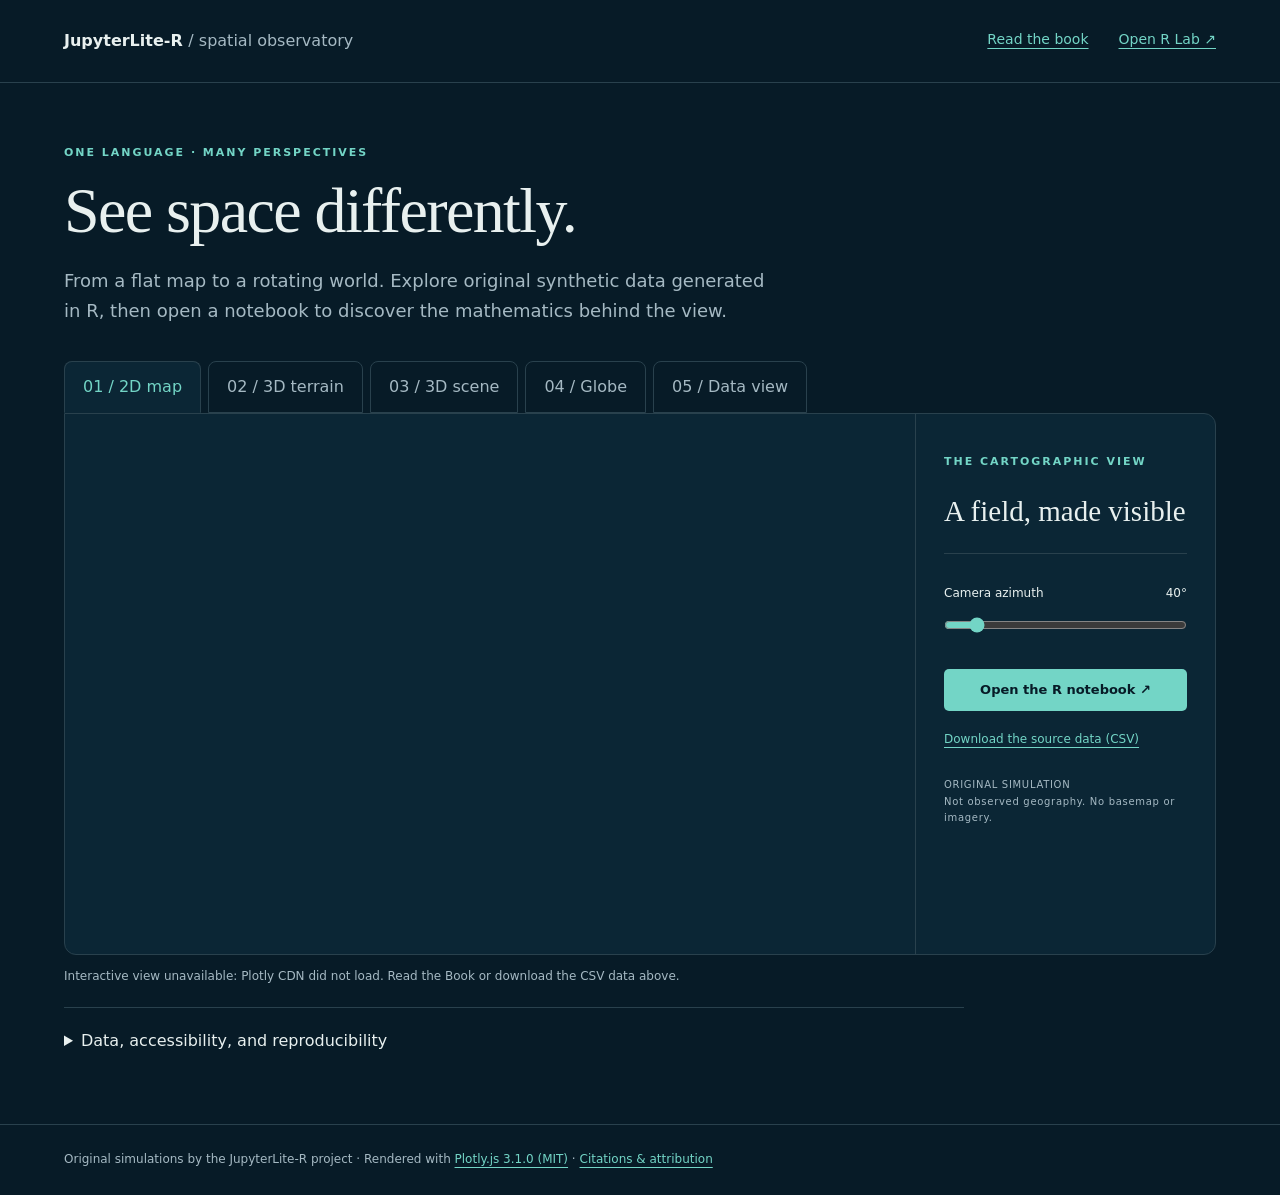
<file: gallery/index.html>
<!doctype html>
<html lang="en">
<head>
  <meta charset="utf-8"><meta name="viewport" content="width=device-width, initial-scale=1">
  <title>Spatial observatory · JupyterLite-R</title>
  <link rel="stylesheet" href="style.css">
  <script defer src="https://cdn.plot.ly/plotly-3.1.0.min.js" crossorigin="anonymous"></script>
  <script defer src="gallery.js"></script>
</head>
<body>
  <header><a class="brand" href="../">JupyterLite-R <span>/ spatial observatory</span></a>
    <nav aria-label="Main"><a href="../book/">Read the book</a><a href="../lite/lab/index.html">Open R Lab ↗</a></nav></header>
  <main>
    <div class="intro"><p class="eyebrow">ONE LANGUAGE · MANY PERSPECTIVES</p>
      <h1>See space differently.</h1>
      <p>From a flat map to a rotating world. Explore original synthetic data generated in R,
        then open a notebook to discover the mathematics behind the view.</p></div>
    <div class="tabs" role="group" aria-label="Choose visualization">
      <button data-view="map" aria-pressed="true">01 / 2D map</button>
      <button data-view="terrain" aria-pressed="false">02 / 3D terrain</button>
      <button data-view="scene" aria-pressed="false">03 / 3D scene</button>
      <button data-view="globe" aria-pressed="false">04 / Globe</button>
      <button data-view="evidence" aria-pressed="false">05 / Data view</button>
    </div>
    <section class="workspace" aria-labelledby="view-title">
      <div id="plot" role="img" aria-label="Interactive spatial visualization. A description and downloadable data are provided alongside."></div>
      <aside><p class="eyebrow" id="view-kind">THE CARTOGRAPHIC VIEW</p><h2 id="view-title">A field, made visible</h2>
        <p id="description"></p><p class="hint" id="interaction"></p>
        <label for="angle" id="angle-label">Camera azimuth <output id="angle-value">40°</output></label>
        <input id="angle" type="range" min="0" max="360" value="40" step="5">
        <a class="action" id="notebook" href="../lite/lab/index.html">Open the R notebook ↗</a>
        <a id="data-link" href="data/terrain.csv" download>Download the source data (CSV)</a>
        <p class="provenance">ORIGINAL SIMULATION<br>Not observed geography. No basemap or imagery.</p>
      </aside>
    </section>
    <p id="status" role="status">Loading the plotting library and original R data…</p>
    <details><summary>Data, accessibility, and reproducibility</summary>
      <p>Plots use numerical CSV exports from the R chapters. Use the camera slider as a keyboard
        alternative to dragging a 3D view. The full data and numerical summaries are available in
        the notebooks and CSV links. WebGL and CDN access are needed for the interactive views;
        the Book contains static figures. Changing a notebook does not change this saved gallery.</p>
      <p>Regenerate with <code>Rscript tools/export_gallery.R</code>. The globe has no coastlines:
        its surface and graticule are generated mathematical geometry. Local terrain coordinates
        and elevations use metres; the sphere uses unit vectors. No data is sent to a plotting server.</p>
    </details>
  </main>
  <footer>Original simulations by the JupyterLite-R project · Rendered with
    <a href="https://github.com/plotly/plotly.js/blob/v3.1.0/LICENSE">Plotly.js 3.1.0 (MIT)</a> ·
    <a href="https://github.com/jltobias/JupyterLite-R#citations-and-attributions">Citations & attribution</a></footer>
</body>
</html>
</file>
<file: gallery/style.css>
:root{color-scheme:dark;--bg:#071b27;--panel:#0b2635;--ink:#e8f0ef;--muted:#a5b9c3;--accent:#73d5c6;--line:#29414d}
*{box-sizing:border-box}body{margin:0;background:var(--bg);color:var(--ink);font:16px/1.65 system-ui,-apple-system,Segoe UI,sans-serif}a{color:var(--accent);text-underline-offset:4px}a:hover{color:#fff}header{max-width:1440px;margin:auto;display:flex;justify-content:space-between;gap:24px;padding:28px 5%;border-bottom:1px solid var(--line)}.brand{color:var(--ink);text-decoration:none;font-weight:700}.brand span{font-weight:400;color:var(--muted)}nav{display:flex;gap:30px;font-size:14px}main{max-width:1440px;margin:auto;padding:50px 5%}.intro{max-width:850px}.eyebrow{font-size:11px;font-weight:700;letter-spacing:.18em;color:var(--accent);margin-bottom:12px}h1{font-family:Georgia,serif;font-size:clamp(38px,5vw,68px);font-weight:400;letter-spacing:-.025em;line-height:1.12;margin:0 0 20px}.intro>p:last-child{max-width:710px;color:var(--muted);font-size:18px}.tabs{display:flex;gap:7px;margin:35px 0 0;flex-wrap:wrap}button{font:inherit;color:var(--muted);background:transparent;border:1px solid var(--line);padding:12px 18px;cursor:pointer;border-radius:8px 8px 0 0}button[aria-pressed=true]{background:var(--panel);color:var(--accent);border-bottom-color:var(--panel)}button:focus-visible,a:focus-visible,input:focus-visible{outline:3px solid #ffc66c;outline-offset:4px}.workspace{display:grid;grid-template-columns:minmax(0,1fr) 300px;background:var(--panel);border:1px solid var(--line);border-radius:0 12px 12px 12px;overflow:hidden;min-height:540px}#plot{min-height:540px;width:100%}aside{padding:28px;border-left:1px solid var(--line)}aside h2{font-family:Georgia,serif;font-size:29px;line-height:1.15;font-weight:400}aside p{font-size:14px;color:var(--muted)}.hint{border-top:1px solid var(--line);padding-top:16px}label{display:flex;justify-content:space-between;font-size:12px}input{width:100%;accent-color:var(--accent);margin:14px 0 22px}.action{display:block;background:var(--accent);color:var(--bg);text-align:center;text-decoration:none;border-radius:5px;padding:10px;font-size:13px;font-weight:700;margin:14px 0}.action:hover{background:#adf4e8;color:var(--bg)}#data-link{font-size:12px}.provenance{font-size:10px;letter-spacing:.07em;margin-top:26px}#status{font-size:12px;color:var(--muted)}details{border-top:1px solid var(--line);padding:20px 0;margin-top:20px;max-width:900px}summary{cursor:pointer}details p{color:var(--muted);font-size:14px}footer{max-width:1440px;margin:auto;padding:25px 5%;font-size:12px;color:var(--muted);border-top:1px solid var(--line)}@media(max-width:850px){header{flex-direction:column;gap:8px}.workspace{grid-template-columns:1fr}aside{border-left:0;border-top:1px solid var(--line)}#plot{min-height:400px}.tabs button{font-size:12px;padding:10px}main{padding-top:32px}.brand span{display:none}}
</file>
